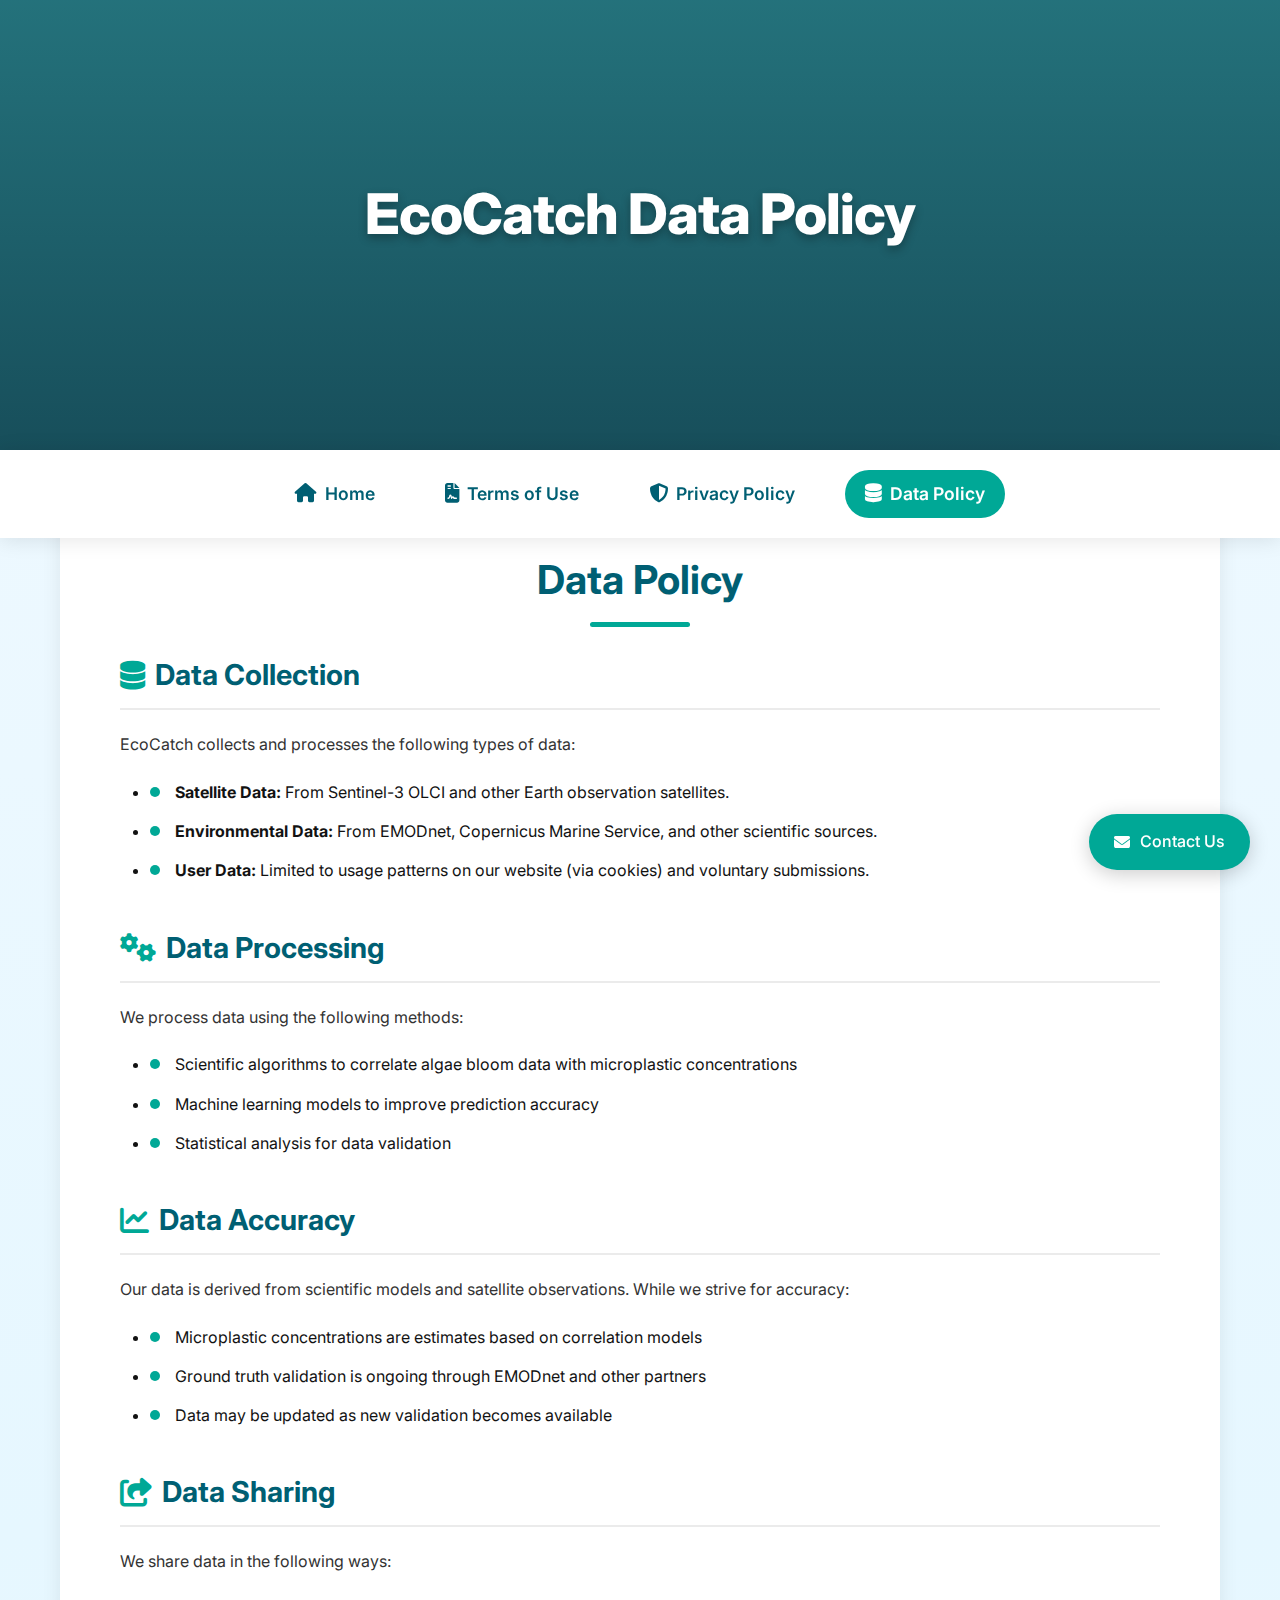
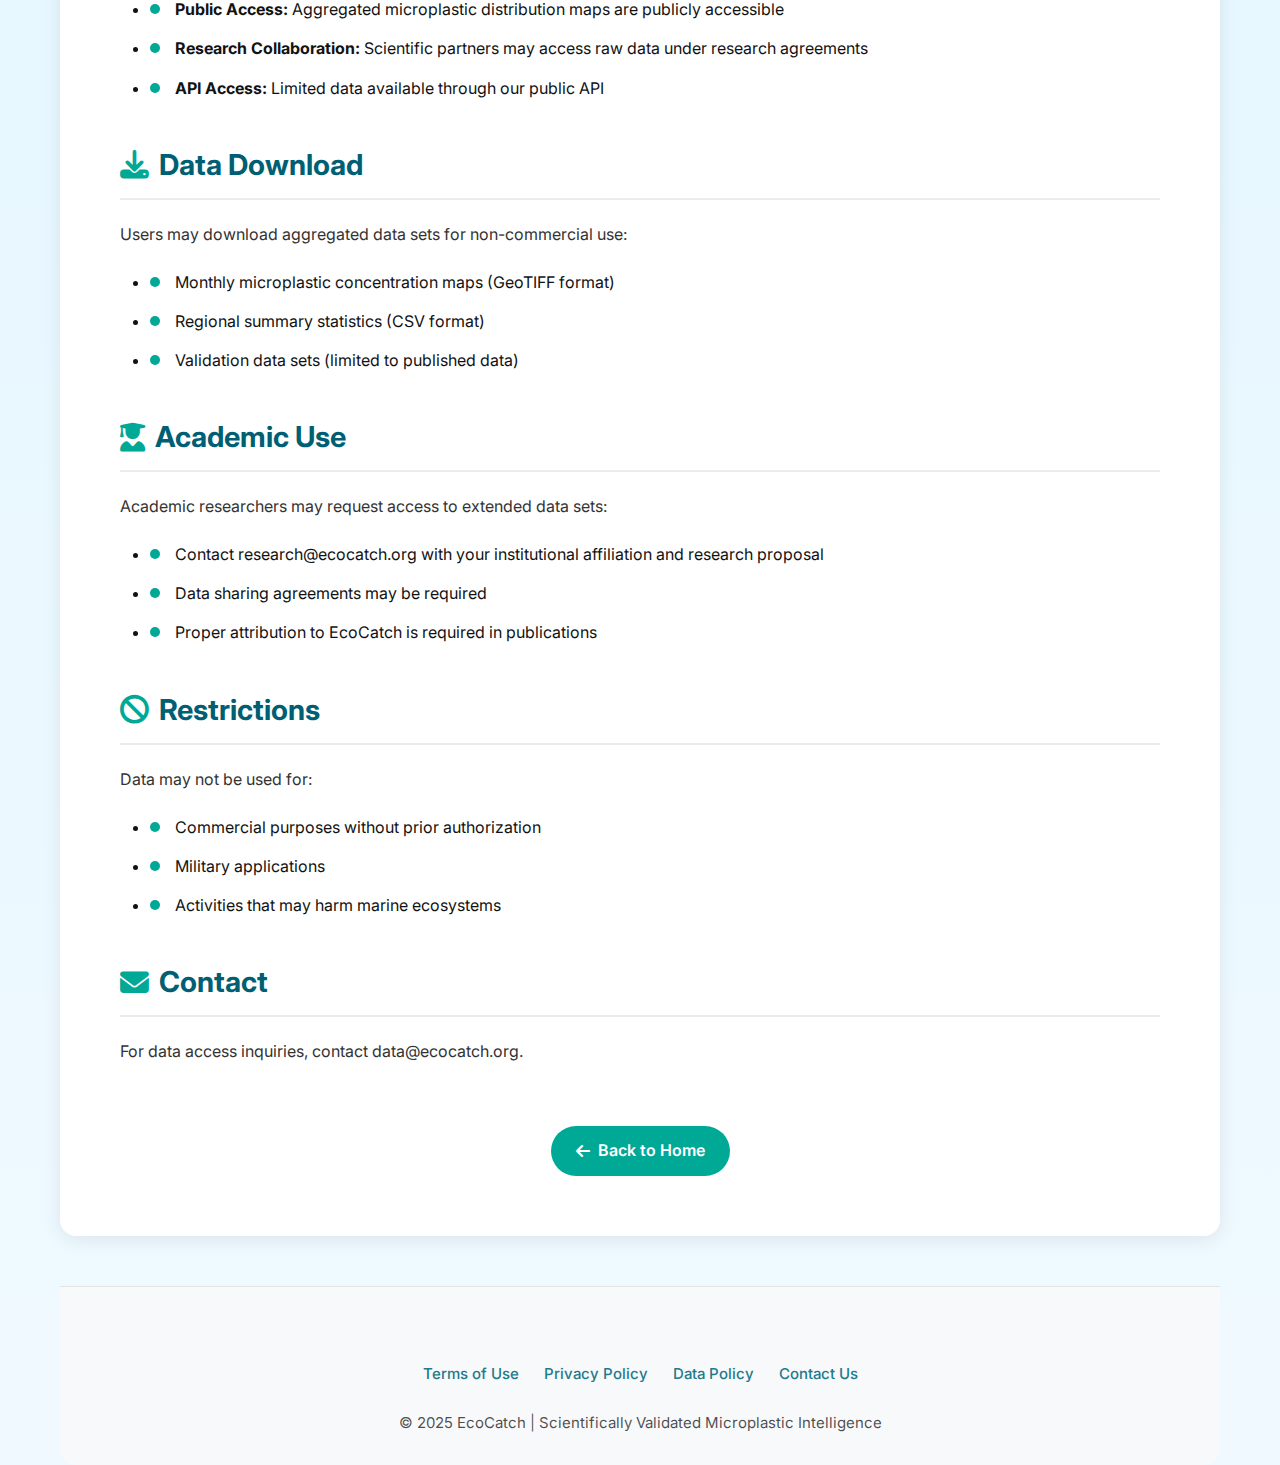
<file: data-policy.html>
<!DOCTYPE html>
<html lang="en">
<head>
    <meta charset="UTF-8">
    <meta name="viewport" content="width=device-width, initial-scale=1.0">
    <title>EcoCatch | Data Policy</title>
    <link href="https://fonts.googleapis.com/css2?family=Inter:wght@300;400;500;600;700&display=swap" rel="stylesheet">
    <link rel="stylesheet" href="https://cdnjs.cloudflare.com/ajax/libs/font-awesome/6.4.0/css/all.min.css">
    <style>
        :root {
            --ocean-blue: #1F7A8C;
            --ocean-teal: #00A896;
            --ocean-deep: #005F73;
            --stem-white: #FFFFFF;
            --stem-light-gray: #f8f9fa;
            --stem-border: rgba(0, 0, 0, 0.08);
            --stem-shadow: 0 4px 20px rgba(0, 0, 0, 0.08);
        }

        * {
            margin: 0;
            padding: 0;
            box-sizing: border-box;
        }

        body {
            font-family: 'Inter', sans-serif;
            background: linear-gradient(to bottom, #f0f9ff, #e6f7ff, #f0f9ff);
            color: #121212;
            line-height: 1.6;
            overflow-x: hidden;
        }

        .container {
            max-width: 1200px;
            margin: 0 auto;
            padding: 0 20px;
        }

        .contact-button {
            position: fixed;
            bottom: 30px;
            right: 30px;
            background: var(--ocean-teal);
            color: white;
            padding: 15px 25px;
            border-radius: 30px;
            text-decoration: none;
            display: flex;
            align-items: center;
            gap: 10px;
            box-shadow: 0 4px 20px rgba(0, 0, 0, 0.2);
            z-index: 998;
            transition: all 0.3s;
            font-weight: 500;
        }

        .contact-button:hover {
            background: var(--ocean-blue);
            transform: translateY(-3px);
        }

        .hero {
            background: linear-gradient(rgba(0, 90, 100, 0.85), rgba(0, 60, 73, 0.9)), 
                        url('https://images.unsplash.com/photo-1503756234508-e32369269deb?ixlib=rb-4.0.3&ixid=M3wxMjA3fDB8MHxwaG90by1wYWdlfHx8fGVufDB8fHx8fA%3D%3D&auto=format&fit=crop&w=2000&q=80');
            background-size: cover;
            background-position: center;
            height: 50vh;
            display: flex;
            flex-direction: column;
            justify-content: center;
            align-items: center;
            text-align: center;
            color: white;
            position: relative;
            padding: 0 20px;
        }

        .hero h1 {
            font-size: 3.5rem;
            font-weight: 800;
            margin-bottom: 20px;
            text-shadow: 0 4px 10px rgba(0, 0, 0, 0.3);
            letter-spacing: -1px;
        }

        .nav-container {
            position: sticky;
            top: 0;
            z-index: 1000;
            background: rgba(255, 255, 255, 0.97);
            box-shadow: 0 2px 20px rgba(0, 0, 0, 0.1);
            backdrop-filter: blur(10px);
        }

        .nav-menu {
            display: flex;
            justify-content: center;
            padding: 20px 0;
            max-width: 1200px;
            margin: 0 auto;
            flex-wrap: wrap;
        }

        .nav-item {
            margin: 0 15px;
            position: relative;
        }

        .nav-link {
            color: var(--ocean-deep);
            text-decoration: none;
            font-size: 1.1rem;
            font-weight: 600;
            padding: 10px 20px;
            border-radius: 30px;
            transition: all 0.3s ease;
            display: flex;
            align-items: center;
        }

        .nav-link i {
            margin-right: 8px;
            font-size: 1.2rem;
        }

        .nav-link:hover {
            background: rgba(31, 122, 140, 0.1);
            color: var(--ocean-teal);
            transform: translateY(-2px);
        }

        .nav-link.active {
            background: var(--ocean-teal);
            color: white;
        }

        .policy-content {
            background: var(--stem-white);
            border-radius: 16px;
            padding: 60px;
            margin: -50px auto 50px;
            box-shadow: var(--stem-shadow);
            position: relative;
            z-index: 2;
        }

        .policy-title {
            text-align: center;
            font-size: 2.5rem;
            margin-bottom: 40px;
            color: var(--ocean-deep);
            position: relative;
        }

        .policy-title:after {
            content: '';
            position: absolute;
            bottom: -15px;
            left: 50%;
            transform: translateX(-50%);
            width: 100px;
            height: 5px;
            background: var(--ocean-teal);
            border-radius: 3px;
        }

        .policy-section {
            margin-bottom: 40px;
        }

        .policy-section h2 {
            font-size: 1.8rem;
            color: var(--ocean-deep);
            margin-bottom: 20px;
            padding-bottom: 10px;
            border-bottom: 2px solid var(--stem-border);
            display: flex;
            align-items: center;
            gap: 10px;
        }

        .policy-section h2 i {
            color: var(--ocean-teal);
        }

        .policy-section p {
            margin-bottom: 15px;
            line-height: 1.8;
            color: #333;
        }

        .policy-section ul {
            margin: 20px 0;
            padding-left: 30px;
        }

        .policy-section ul li {
            margin-bottom: 12px;
            position: relative;
            padding-left: 25px;
            line-height: 1.7;
        }

        .policy-section ul li:before {
            content: '';
            position: absolute;
            left: 0;
            top: 8px;
            width: 10px;
            height: 10px;
            background: var(--ocean-teal);
            border-radius: 50%;
        }

        .footer {
            text-align: center;
            padding: 50px 30px 30px;
            color: rgba(0, 0, 0, 0.7);
            font-size: 15px;
            border-top: 1px solid var(--stem-border);
            background: var(--stem-light-gray);
            border-radius: 0 0 16px 16px;
        }

        .footer-links {
            display: flex;
            justify-content: center;
            gap: 25px;
            margin: 25px 0;
            flex-wrap: wrap;
        }

        .footer-links a {
            color: var(--ocean-blue);
            text-decoration: none;
            transition: color 0.3s;
            font-weight: 500;
        }

        .footer-links a:hover {
            color: var(--ocean-teal);
        }

        .back-to-home {
            display: inline-flex;
            align-items: center;
            gap: 8px;
            background: var(--ocean-teal);
            color: white;
            padding: 12px 25px;
            border-radius: 30px;
            text-decoration: none;
            font-weight: 600;
            transition: all 0.3s;
            margin-top: 20px;
        }

        .back-to-home:hover {
            background: var(--ocean-blue);
            transform: translateY(-3px);
        }

        @media (max-width: 992px) {
            .hero h1 {
                font-size: 2.8rem;
            }
            
            .policy-content {
                padding: 40px;
            }
        }

        @media (max-width: 768px) {
            .hero {
                height: 40vh;
            }
            
            .hero h1 {
                font-size: 2.3rem;
            }
            
            .policy-title {
                font-size: 2rem;
            }
            
            .nav-link {
                padding: 8px 15px;
                font-size: 1rem;
            }
            
            .policy-content {
                padding: 30px 20px;
                margin: -30px auto 30px;
            }
        }

        @media (max-width: 480px) {
            .hero h1 {
                font-size: 2rem;
            }
            
            .policy-title {
                font-size: 1.8rem;
            }
            
            .policy-section h2 {
                font-size: 1.5rem;
            }
            
            .nav-item {
                margin: 5px;
            }
        }
    </style>
</head>
<body>
    <a href="#contact" class="contact-button">
        <i class="fas fa-envelope"></i>
        <span>Contact Us</span>
    </a>
    
    <section class="hero">
        <h1>EcoCatch Data Policy</h1>
    </section>

    <div class="nav-container">
        <nav class="nav-menu">
            <div class="nav-item">
                <a href="index.html" class="nav-link">
                    <i class="fas fa-home"></i> Home
                </a>
            </div>
            <div class="nav-item">
                <a href="terms.html" class="nav-link">
                    <i class="fas fa-file-contract"></i> Terms of Use
                </a>
            </div>
            <div class="nav-item">
                <a href="privacy.html" class="nav-link">
                    <i class="fas fa-shield-alt"></i> Privacy Policy
                </a>
            </div>
            <div class="nav-item">
                <a href="data-policy.html" class="nav-link active">
                    <i class="fas fa-database"></i> Data Policy
                </a>
            </div>
        </nav>
    </div>

    <div class="container">
        <div class="policy-content">
            <h1 class="policy-title">Data Policy</h1>
            
            <div class="policy-section">
                <h2><i class="fas fa-database"></i> Data Collection</h2>
                <p>EcoCatch collects and processes the following types of data:</p>
                <ul>
                    <li><strong>Satellite Data:</strong> From Sentinel-3 OLCI and other Earth observation satellites.</li>
                    <li><strong>Environmental Data:</strong> From EMODnet, Copernicus Marine Service, and other scientific sources.</li>
                    <li><strong>User Data:</strong> Limited to usage patterns on our website (via cookies) and voluntary submissions.</li>
                </ul>
            </div>
            
            <div class="policy-section">
                <h2><i class="fas fa-cogs"></i> Data Processing</h2>
                <p>We process data using the following methods:</p>
                <ul>
                    <li>Scientific algorithms to correlate algae bloom data with microplastic concentrations</li>
                    <li>Machine learning models to improve prediction accuracy</li>
                    <li>Statistical analysis for data validation</li>
                </ul>
            </div>
            
            <div class="policy-section">
                <h2><i class="fas fa-chart-line"></i> Data Accuracy</h2>
                <p>Our data is derived from scientific models and satellite observations. While we strive for accuracy:</p>
                <ul>
                    <li>Microplastic concentrations are estimates based on correlation models</li>
                    <li>Ground truth validation is ongoing through EMODnet and other partners</li>
                    <li>Data may be updated as new validation becomes available</li>
                </ul>
            </div>
            
            <div class="policy-section">
                <h2><i class="fas fa-share-square"></i> Data Sharing</h2>
                <p>We share data in the following ways:</p>
                <ul>
                    <li><strong>Public Access:</strong> Aggregated microplastic distribution maps are publicly accessible</li>
                    <li><strong>Research Collaboration:</strong> Scientific partners may access raw data under research agreements</li>
                    <li><strong>API Access:</strong> Limited data available through our public API</li>
                </ul>
            </div>
            
            <div class="policy-section">
                <h2><i class="fas fa-download"></i> Data Download</h2>
                <p>Users may download aggregated data sets for non-commercial use:</p>
                <ul>
                    <li>Monthly microplastic concentration maps (GeoTIFF format)</li>
                    <li>Regional summary statistics (CSV format)</li>
                    <li>Validation data sets (limited to published data)</li>
                </ul>
            </div>
            
            <div class="policy-section">
                <h2><i class="fas fa-user-graduate"></i> Academic Use</h2>
                <p>Academic researchers may request access to extended data sets:</p>
                <ul>
                    <li>Contact research@ecocatch.org with your institutional affiliation and research proposal</li>
                    <li>Data sharing agreements may be required</li>
                    <li>Proper attribution to EcoCatch is required in publications</li>
                </ul>
            </div>
            
            <div class="policy-section">
                <h2><i class="fas fa-ban"></i> Restrictions</h2>
                <p>Data may not be used for:</p>
                <ul>
                    <li>Commercial purposes without prior authorization</li>
                    <li>Military applications</li>
                    <li>Activities that may harm marine ecosystems</li>
                </ul>
            </div>
            
            <div class="policy-section">
                <h2><i class="fas fa-envelope"></i> Contact</h2>
                <p>For data access inquiries, contact data@ecocatch.org.</p>
            </div>
            
            <div style="text-align: center; margin-top: 40px;">
                <a href="index.html" class="back-to-home">
                    <i class="fas fa-arrow-left"></i> Back to Home
                </a>
            </div>
        </div>
        
        <div class="footer">
            <div class="footer-links">
                <a href="terms.html">Terms of Use</a>
                <a href="privacy.html">Privacy Policy</a>
                <a href="data-policy.html">Data Policy</a>
                <a href="index.html#contact">Contact Us</a>
            </div>
            <p>© 2025 EcoCatch | Scientifically Validated Microplastic Intelligence</p>
        </div>
    </div>

    <script>
        document.addEventListener('DOMContentLoaded', function() {
            const navLinks = document.querySelectorAll('.nav-link');
            const currentPage = window.location.pathname.split('/').pop();
            
            navLinks.forEach(link => {
                const linkPage = link.getAttribute('href');
                if (linkPage === currentPage) {
                    link.classList.add('active');
                }
            });
            
            document.querySelectorAll('a[href^="#"]').forEach(anchor => {
                anchor.addEventListener('click', function(e) {
                    e.preventDefault();
                    
                    const targetId = this.getAttribute('href');
                    if (targetId === '#') return;
                    
                    const targetElement = document.querySelector(targetId);
                    if (targetElement) {
                        window.scrollTo({
                            top: targetElement.offsetTop - 100,
                            behavior: 'smooth'
                        });
                    }
                });
            });
        });
    </script>
</body>
</html>
</file>
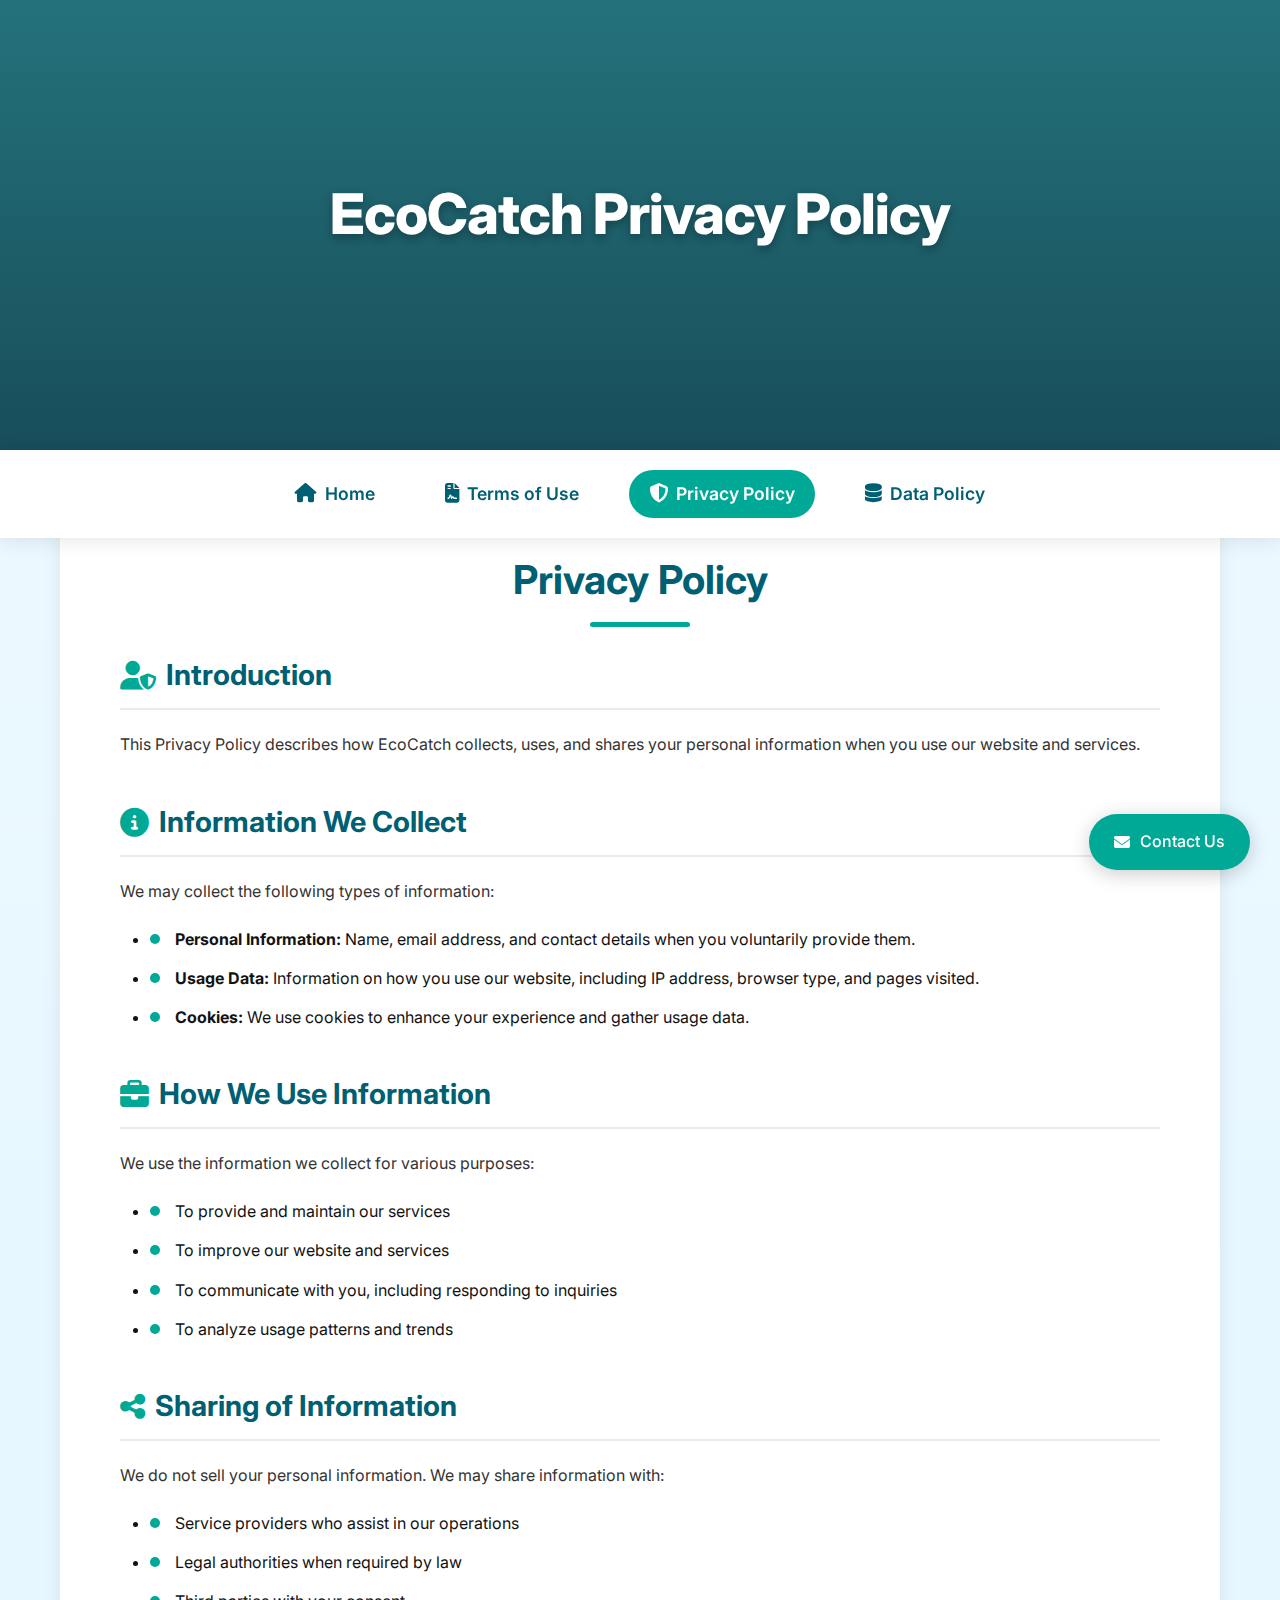
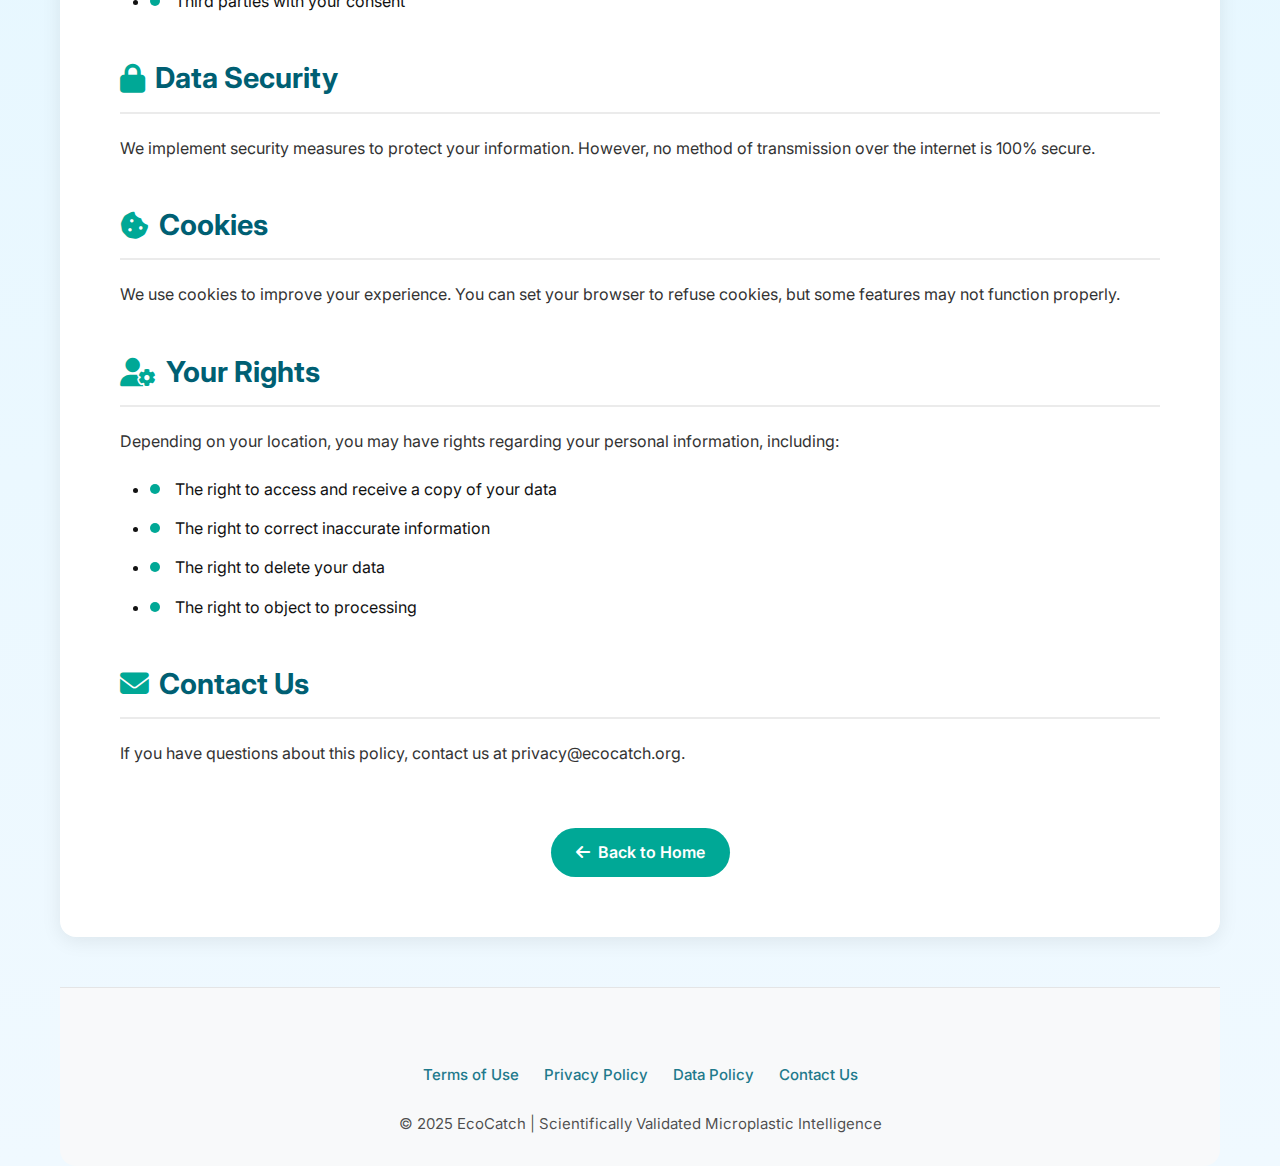
<file: privacy.html>
<!DOCTYPE html>
<html lang="en">
<head>
    <meta charset="UTF-8">
    <meta name="viewport" content="width=device-width, initial-scale=1.0">
    <title>EcoCatch | Privacy Policy</title>
    <link href="https://fonts.googleapis.com/css2?family=Inter:wght@300;400;500;600;700&display=swap" rel="stylesheet">
    <link rel="stylesheet" href="https://cdnjs.cloudflare.com/ajax/libs/font-awesome/6.4.0/css/all.min.css">
    <style>
        :root {
            --ocean-blue: #1F7A8C;
            --ocean-teal: #00A896;
            --ocean-deep: #005F73;
            --stem-white: #FFFFFF;
            --stem-light-gray: #f8f9fa;
            --stem-border: rgba(0, 0, 0, 0.08);
            --stem-shadow: 0 4px 20px rgba(0, 0, 0, 0.08);
        }

        * {
            margin: 0;
            padding: 0;
            box-sizing: border-box;
        }

        body {
            font-family: 'Inter', sans-serif;
            background: linear-gradient(to bottom, #f0f9ff, #e6f7ff, #f0f9ff);
            color: #121212;
            line-height: 1.6;
            overflow-x: hidden;
        }

        .container {
            max-width: 1200px;
            margin: 0 auto;
            padding: 0 20px;
        }

        .contact-button {
            position: fixed;
            bottom: 30px;
            right: 30px;
            background: var(--ocean-teal);
            color: white;
            padding: 15px 25px;
            border-radius: 30px;
            text-decoration: none;
            display: flex;
            align-items: center;
            gap: 10px;
            box-shadow: 0 4px 20px rgba(0, 0, 0, 0.2);
            z-index: 998;
            transition: all 0.3s;
            font-weight: 500;
        }

        .contact-button:hover {
            background: var(--ocean-blue);
            transform: translateY(-3px);
        }

        .hero {
            background: linear-gradient(rgba(0, 90, 100, 0.85), rgba(0, 60, 73, 0.9)), 
                        url('https://images.unsplash.com/photo-1503756234508-e32369269deb?ixlib=rb-4.0.3&ixid=M3wxMjA3fDB8MHxwaG90by1wYWdlfHx8fGVufDB8fHx8fA%3D%3D&auto=format&fit=crop&w=2000&q=80');
            background-size: cover;
            background-position: center;
            height: 50vh;
            display: flex;
            flex-direction: column;
            justify-content: center;
            align-items: center;
            text-align: center;
            color: white;
            position: relative;
            padding: 0 20px;
        }

        .hero h1 {
            font-size: 3.5rem;
            font-weight: 800;
            margin-bottom: 20px;
            text-shadow: 0 4px 10px rgba(0, 0, 0, 0.3);
            letter-spacing: -1px;
        }

        .nav-container {
            position: sticky;
            top: 0;
            z-index: 1000;
            background: rgba(255, 255, 255, 0.97);
            box-shadow: 0 2px 20px rgba(0, 0, 0, 0.1);
            backdrop-filter: blur(10px);
        }

        .nav-menu {
            display: flex;
            justify-content: center;
            padding: 20px 0;
            max-width: 1200px;
            margin: 0 auto;
            flex-wrap: wrap;
        }

        .nav-item {
            margin: 0 15px;
            position: relative;
        }

        .nav-link {
            color: var(--ocean-deep);
            text-decoration: none;
            font-size: 1.1rem;
            font-weight: 600;
            padding: 10px 20px;
            border-radius: 30px;
            transition: all 0.3s ease;
            display: flex;
            align-items: center;
        }

        .nav-link i {
            margin-right: 8px;
            font-size: 1.2rem;
        }

        .nav-link:hover {
            background: rgba(31, 122, 140, 0.1);
            color: var(--ocean-teal);
            transform: translateY(-2px);
        }

        .nav-link.active {
            background: var(--ocean-teal);
            color: white;
        }

        .policy-content {
            background: var(--stem-white);
            border-radius: 16px;
            padding: 60px;
            margin: -50px auto 50px;
            box-shadow: var(--stem-shadow);
            position: relative;
            z-index: 2;
        }

        .policy-title {
            text-align: center;
            font-size: 2.5rem;
            margin-bottom: 40px;
            color: var(--ocean-deep);
            position: relative;
        }

        .policy-title:after {
            content: '';
            position: absolute;
            bottom: -15px;
            left: 50%;
            transform: translateX(-50%);
            width: 100px;
            height: 5px;
            background: var(--ocean-teal);
            border-radius: 3px;
        }

        .policy-section {
            margin-bottom: 40px;
        }

        .policy-section h2 {
            font-size: 1.8rem;
            color: var(--ocean-deep);
            margin-bottom: 20px;
            padding-bottom: 10px;
            border-bottom: 2px solid var(--stem-border);
            display: flex;
            align-items: center;
            gap: 10px;
        }

        .policy-section h2 i {
            color: var(--ocean-teal);
        }

        .policy-section p {
            margin-bottom: 15px;
            line-height: 1.8;
            color: #333;
        }

        .policy-section ul {
            margin: 20px 0;
            padding-left: 30px;
        }

        .policy-section ul li {
            margin-bottom: 12px;
            position: relative;
            padding-left: 25px;
            line-height: 1.7;
        }

        .policy-section ul li:before {
            content: '';
            position: absolute;
            left: 0;
            top: 8px;
            width: 10px;
            height: 10px;
            background: var(--ocean-teal);
            border-radius: 50%;
        }

        .footer {
            text-align: center;
            padding: 50px 30px 30px;
            color: rgba(0, 0, 0, 0.7);
            font-size: 15px;
            border-top: 1px solid var(--stem-border);
            background: var(--stem-light-gray);
            border-radius: 0 0 16px 16px;
        }

        .footer-links {
            display: flex;
            justify-content: center;
            gap: 25px;
            margin: 25px 0;
            flex-wrap: wrap;
        }

        .footer-links a {
            color: var(--ocean-blue);
            text-decoration: none;
            transition: color 0.3s;
            font-weight: 500;
        }

        .footer-links a:hover {
            color: var(--ocean-teal);
        }

        .back-to-home {
            display: inline-flex;
            align-items: center;
            gap: 8px;
            background: var(--ocean-teal);
            color: white;
            padding: 12px 25px;
            border-radius: 30px;
            text-decoration: none;
            font-weight: 600;
            transition: all 0.3s;
            margin-top: 20px;
        }

        .back-to-home:hover {
            background: var(--ocean-blue);
            transform: translateY(-3px);
        }

        @media (max-width: 992px) {
            .hero h1 {
                font-size: 2.8rem;
            }
            
            .policy-content {
                padding: 40px;
            }
        }

        @media (max-width: 768px) {
            .hero {
                height: 40vh;
            }
            
            .hero h1 {
                font-size: 2.3rem;
            }
            
            .policy-title {
                font-size: 2rem;
            }
            
            .nav-link {
                padding: 8px 15px;
                font-size: 1rem;
            }
            
            .policy-content {
                padding: 30px 20px;
                margin: -30px auto 30px;
            }
        }

        @media (max-width: 480px) {
            .hero h1 {
                font-size: 2rem;
            }
            
            .policy-title {
                font-size: 1.8rem;
            }
            
            .policy-section h2 {
                font-size: 1.5rem;
            }
            
            .nav-item {
                margin: 5px;
            }
        }
    </style>
</head>
<body>
    <a href="#contact" class="contact-button">
        <i class="fas fa-envelope"></i>
        <span>Contact Us</span>
    </a>
    
    <section class="hero">
        <h1>EcoCatch Privacy Policy</h1>
    </section>

    <div class="nav-container">
        <nav class="nav-menu">
            <div class="nav-item">
                <a href="index.html" class="nav-link">
                    <i class="fas fa-home"></i> Home
                </a>
            </div>
            <div class="nav-item">
                <a href="terms.html" class="nav-link">
                    <i class="fas fa-file-contract"></i> Terms of Use
                </a>
            </div>
            <div class="nav-item">
                <a href="privacy.html" class="nav-link active">
                    <i class="fas fa-shield-alt"></i> Privacy Policy
                </a>
            </div>
            <div class="nav-item">
                <a href="data-policy.html" class="nav-link">
                    <i class="fas fa-database"></i> Data Policy
                </a>
            </div>
        </nav>
    </div>

    <div class="container">
        <div class="policy-content">
            <h1 class="policy-title">Privacy Policy</h1>
            
            <div class="policy-section">
                <h2><i class="fas fa-user-shield"></i> Introduction</h2>
                <p>This Privacy Policy describes how EcoCatch collects, uses, and shares your personal information when you use our website and services.</p>
            </div>
            
            <div class="policy-section">
                <h2><i class="fas fa-info-circle"></i> Information We Collect</h2>
                <p>We may collect the following types of information:</p>
                <ul>
                    <li><strong>Personal Information:</strong> Name, email address, and contact details when you voluntarily provide them.</li>
                    <li><strong>Usage Data:</strong> Information on how you use our website, including IP address, browser type, and pages visited.</li>
                    <li><strong>Cookies:</strong> We use cookies to enhance your experience and gather usage data.</li>
                </ul>
            </div>
            
            <div class="policy-section">
                <h2><i class="fas fa-briefcase"></i> How We Use Information</h2>
                <p>We use the information we collect for various purposes:</p>
                <ul>
                    <li>To provide and maintain our services</li>
                    <li>To improve our website and services</li>
                    <li>To communicate with you, including responding to inquiries</li>
                    <li>To analyze usage patterns and trends</li>
                </ul>
            </div>
            
            <div class="policy-section">
                <h2><i class="fas fa-share-alt"></i> Sharing of Information</h2>
                <p>We do not sell your personal information. We may share information with:</p>
                <ul>
                    <li>Service providers who assist in our operations</li>
                    <li>Legal authorities when required by law</li>
                    <li>Third parties with your consent</li>
                </ul>
            </div>
            
            <div class="policy-section">
                <h2><i class="fas fa-lock"></i> Data Security</h2>
                <p>We implement security measures to protect your information. However, no method of transmission over the internet is 100% secure.</p>
            </div>
            
            <div class="policy-section">
                <h2><i class="fas fa-cookie-bite"></i> Cookies</h2>
                <p>We use cookies to improve your experience. You can set your browser to refuse cookies, but some features may not function properly.</p>
            </div>
            
            <div class="policy-section">
                <h2><i class="fas fa-user-cog"></i> Your Rights</h2>
                <p>Depending on your location, you may have rights regarding your personal information, including:</p>
                <ul>
                    <li>The right to access and receive a copy of your data</li>
                    <li>The right to correct inaccurate information</li>
                    <li>The right to delete your data</li>
                    <li>The right to object to processing</li>
                </ul>
            </div>
            
            <div class="policy-section">
                <h2><i class="fas fa-envelope"></i> Contact Us</h2>
                <p>If you have questions about this policy, contact us at privacy@ecocatch.org.</p>
            </div>
            
            <div style="text-align: center; margin-top: 40px;">
                <a href="index.html" class="back-to-home">
                    <i class="fas fa-arrow-left"></i> Back to Home
                </a>
            </div>
        </div>
        
        <div class="footer">
            <div class="footer-links">
                <a href="terms.html">Terms of Use</a>
                <a href="privacy.html">Privacy Policy</a>
                <a href="data-policy.html">Data Policy</a>
                <a href="index.html#contact">Contact Us</a>
            </div>
            <p>© 2025 EcoCatch | Scientifically Validated Microplastic Intelligence</p>
        </div>
    </div>

    <script>
        document.addEventListener('DOMContentLoaded', function() {
            const navLinks = document.querySelectorAll('.nav-link');
            const currentPage = window.location.pathname.split('/').pop();
            
            navLinks.forEach(link => {
                const linkPage = link.getAttribute('href');
                if (linkPage === currentPage) {
                    link.classList.add('active');
                }
            });
            
            document.querySelectorAll('a[href^="#"]').forEach(anchor => {
                anchor.addEventListener('click', function(e) {
                    e.preventDefault();
                    
                    const targetId = this.getAttribute('href');
                    if (targetId === '#') return;
                    
                    const targetElement = document.querySelector(targetId);
                    if (targetElement) {
                        window.scrollTo({
                            top: targetElement.offsetTop - 100,
                            behavior: 'smooth'
                        });
                    }
                });
            });
        });
    </script>
</body>
</html>
</file>
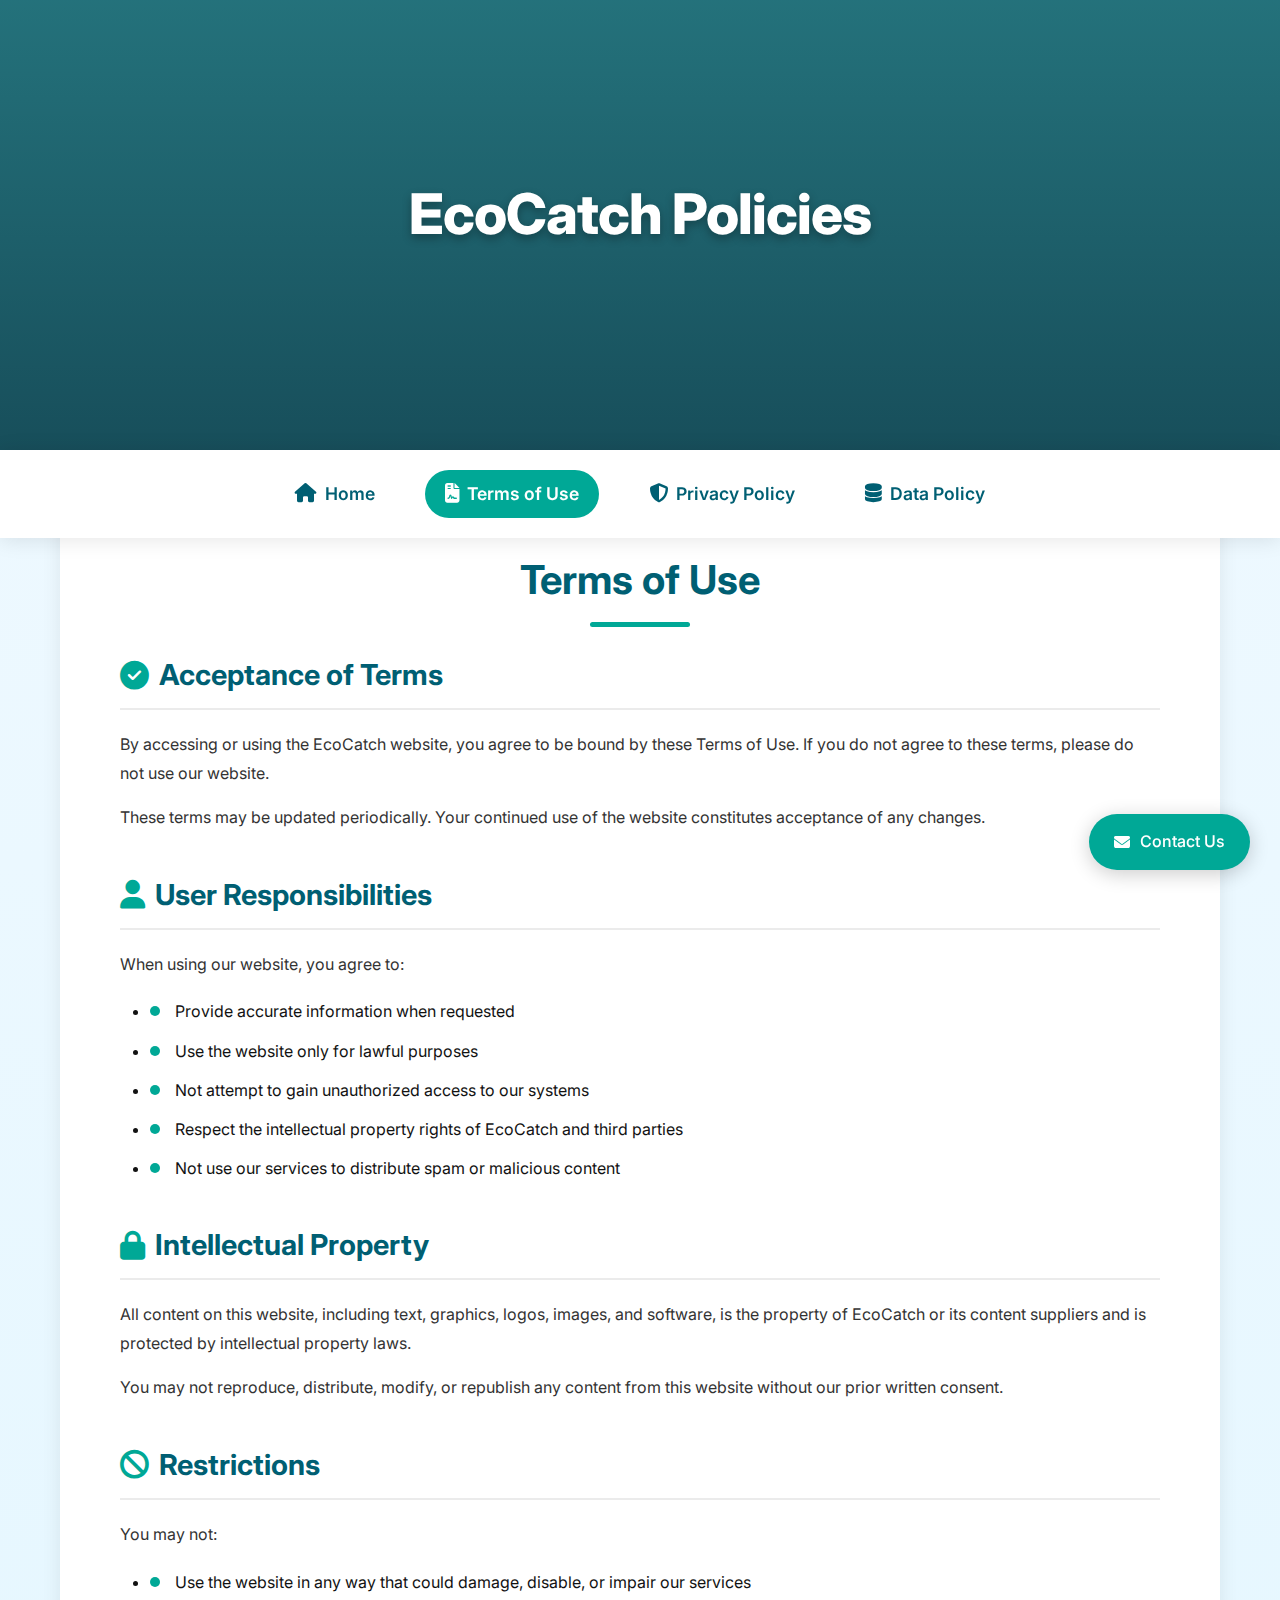
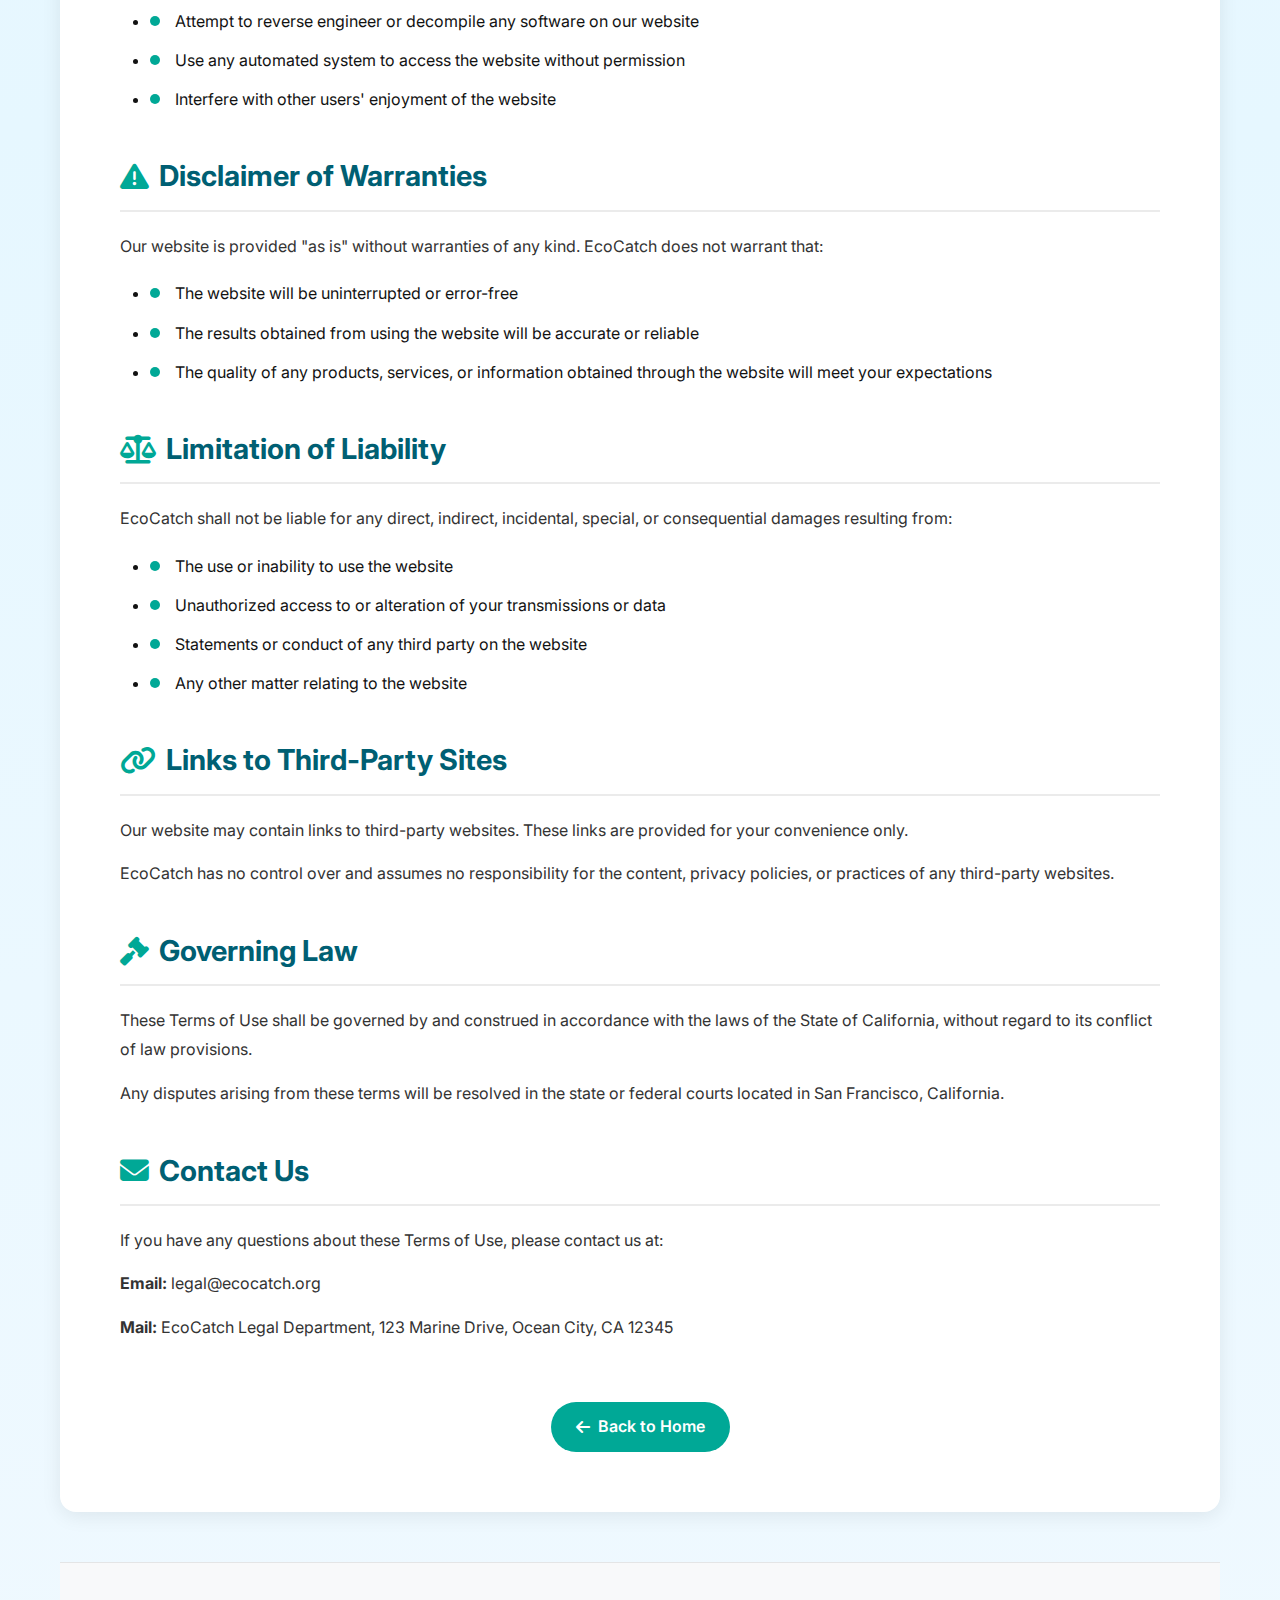
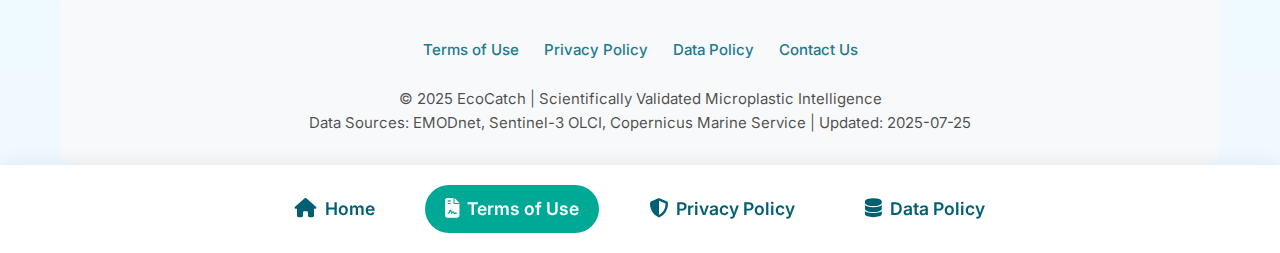
<file: terms.html>
<!DOCTYPE html>
<html lang="en">
<head>
    <meta charset="UTF-8">
    <meta name="viewport" content="width=device-width, initial-scale=1.0">
    <title>EcoCatch | Policies</title>
    <link href="https://fonts.googleapis.com/css2?family=Inter:wght@300;400;500;600;700&display=swap" rel="stylesheet">
    <link rel="stylesheet" href="https://cdnjs.cloudflare.com/ajax/libs/font-awesome/6.4.0/css/all.min.css">
    <style>
        :root {
            --ocean-blue: #1F7A8C;
            --ocean-teal: #00A896;
            --ocean-deep: #005F73;
            --stem-white: #FFFFFF;
            --stem-light-gray: #f8f9fa;
            --stem-border: rgba(0, 0, 0, 0.08);
            --stem-shadow: 0 4px 20px rgba(0, 0, 0, 0.08);
        }

        * {
            margin: 0;
            padding: 0;
            box-sizing: border-box;
        }

        body {
            font-family: 'Inter', sans-serif;
            background: linear-gradient(to bottom, #f0f9ff, #e6f7ff, #f0f9ff);
            color: #121212;
            line-height: 1.6;
            overflow-x: hidden;
        }

        .container {
            max-width: 1200px;
            margin: 0 auto;
            padding: 0 20px;
        }

        /* Floating Contact Button */
        .contact-button {
            position: fixed;
            bottom: 30px;
            right: 30px;
            background: var(--ocean-teal);
            color: white;
            padding: 15px 25px;
            border-radius: 30px;
            text-decoration: none;
            display: flex;
            align-items: center;
            gap: 10px;
            box-shadow: 0 4px 20px rgba(0, 0, 0, 0.2);
            z-index: 998;
            transition: all 0.3s;
            font-weight: 500;
        }

        .contact-button:hover {
            background: var(--ocean-blue);
            transform: translateY(-3px);
        }

        /* Hero Section */
        .hero {
            background: linear-gradient(rgba(0, 90, 100, 0.85), rgba(0, 60, 73, 0.9)), 
                        url('https://images.unsplash.com/photo-1503756234508-e32369269deb?ixlib=rb-4.0.3&ixid=M3wxMjA3fDB8MHxwaG90by1wYWdlfHx8fGVufDB8fHx8fA%3D%3D&auto=format&fit=crop&w=2000&q=80');
            background-size: cover;
            background-position: center;
            height: 50vh;
            display: flex;
            flex-direction: column;
            justify-content: center;
            align-items: center;
            text-align: center;
            color: white;
            position: relative;
            padding: 0 20px;
        }

        .hero h1 {
            font-size: 3.5rem;
            font-weight: 800;
            margin-bottom: 20px;
            text-shadow: 0 4px 10px rgba(0, 0, 0, 0.3);
            letter-spacing: -1px;
        }

        /* Navigation */
        .nav-container {
            position: sticky;
            top: 0;
            z-index: 1000;
            background: rgba(255, 255, 255, 0.97);
            box-shadow: 0 2px 20px rgba(0, 0, 0, 0.1);
            backdrop-filter: blur(10px);
        }

        .nav-menu {
            display: flex;
            justify-content: center;
            padding: 20px 0;
            max-width: 1200px;
            margin: 0 auto;
            flex-wrap: wrap;
        }

        .nav-item {
            margin: 0 15px;
            position: relative;
        }

        .nav-link {
            color: var(--ocean-deep);
            text-decoration: none;
            font-size: 1.1rem;
            font-weight: 600;
            padding: 10px 20px;
            border-radius: 30px;
            transition: all 0.3s ease;
            display: flex;
            align-items: center;
        }

        .nav-link i {
            margin-right: 8px;
            font-size: 1.2rem;
        }

        .nav-link:hover {
            background: rgba(31, 122, 140, 0.1);
            color: var(--ocean-teal);
            transform: translateY(-2px);
        }

        .nav-link.active {
            background: var(--ocean-teal);
            color: white;
        }

        .policy-content {
            background: var(--stem-white);
            border-radius: 16px;
            padding: 60px;
            margin: -50px auto 50px;
            box-shadow: var(--stem-shadow);
            position: relative;
            z-index: 2;
        }

        .policy-title {
            text-align: center;
            font-size: 2.5rem;
            margin-bottom: 40px;
            color: var(--ocean-deep);
            position: relative;
        }

        .policy-title:after {
            content: '';
            position: absolute;
            bottom: -15px;
            left: 50%;
            transform: translateX(-50%);
            width: 100px;
            height: 5px;
            background: var(--ocean-teal);
            border-radius: 3px;
        }

        .policy-section {
            margin-bottom: 40px;
        }

        .policy-section h2 {
            font-size: 1.8rem;
            color: var(--ocean-deep);
            margin-bottom: 20px;
            padding-bottom: 10px;
            border-bottom: 2px solid var(--stem-border);
            display: flex;
            align-items: center;
            gap: 10px;
        }

        .policy-section h2 i {
            color: var(--ocean-teal);
        }

        .policy-section p {
            margin-bottom: 15px;
            line-height: 1.8;
            color: #333;
        }

        .policy-section ul {
            margin: 20px 0;
            padding-left: 30px;
        }

        .policy-section ul li {
            margin-bottom: 12px;
            position: relative;
            padding-left: 25px;
            line-height: 1.7;
        }

        .policy-section ul li:before {
            content: '';
            position: absolute;
            left: 0;
            top: 8px;
            width: 10px;
            height: 10px;
            background: var(--ocean-teal);
            border-radius: 50%;
        }

        .footer {
            text-align: center;
            padding: 50px 30px 30px;
            color: rgba(0, 0, 0, 0.7);
            font-size: 15px;
            border-top: 1px solid var(--stem-border);
            background: var(--stem-light-gray);
            border-radius: 0 0 16px 16px;
        }

        .footer-links {
            display: flex;
            justify-content: center;
            gap: 25px;
            margin: 25px 0;
            flex-wrap: wrap;
        }

        .footer-links a {
            color: var(--ocean-blue);
            text-decoration: none;
            transition: color 0.3s;
            font-weight: 500;
        }

        .footer-links a:hover {
            color: var(--ocean-teal);
        }

        .back-to-home {
            display: inline-flex;
            align-items: center;
            gap: 8px;
            background: var(--ocean-teal);
            color: white;
            padding: 12px 25px;
            border-radius: 30px;
            text-decoration: none;
            font-weight: 600;
            transition: all 0.3s;
            margin-top: 20px;
        }

        .back-to-home:hover {
            background: var(--ocean-blue);
            transform: translateY(-3px);
        }

        @media (max-width: 992px) {
            .hero h1 {
                font-size: 2.8rem;
            }
            
            .policy-content {
                padding: 40px;
            }
        }

        @media (max-width: 768px) {
            .hero {
                height: 40vh;
            }
            
            .hero h1 {
                font-size: 2.3rem;
            }
            
            .policy-title {
                font-size: 2rem;
            }
            
            .nav-link {
                padding: 8px 15px;
                font-size: 1rem;
            }
            
            .policy-content {
                padding: 30px 20px;
                margin: -30px auto 30px;
            }
        }

        @media (max-width: 480px) {
            .hero h1 {
                font-size: 2rem;
            }
            
            .policy-title {
                font-size: 1.8rem;
            }
            
            .policy-section h2 {
                font-size: 1.5rem;
            }
            
            .nav-item {
                margin: 5px;
            }
        }
    </style>
</head>
<body>
    <!-- Floating Contact Button -->
    <a href="#contact" class="contact-button">
        <i class="fas fa-envelope"></i>
        <span>Contact Us</span>
    </a>
    
    <!-- Hero Section -->
    <section class="hero">
        <h1>EcoCatch Policies</h1>
    </section>

    <!-- Navigation Menu -->
    <div class="nav-container">
        <nav class="nav-menu">
            <div class="nav-item">
                <a href="index.html" class="nav-link">
                    <i class="fas fa-home"></i> Home
                </a>
            </div>
            <div class="nav-item">
                <a href="terms.html" class="nav-link active">
                    <i class="fas fa-file-contract"></i> Terms of Use
                </a>
            </div>
            <div class="nav-item">
                <a href="privacy.html" class="nav-link">
                    <i class="fas fa-shield-alt"></i> Privacy Policy
                </a>
            </div>
            <div class="nav-item">
                <a href="data-policy.html" class="nav-link">
                    <i class="fas fa-database"></i> Data Policy
                </a>
            </div>
        </nav>
    </div>

    <div class="container">
        <div class="policy-content">
            <h1 class="policy-title">Terms of Use</h1>
            
            <div class="policy-section">
                <h2><i class="fas fa-check-circle"></i> Acceptance of Terms</h2>
                <p>By accessing or using the EcoCatch website, you agree to be bound by these Terms of Use. If you do not agree to these terms, please do not use our website.</p>
                <p>These terms may be updated periodically. Your continued use of the website constitutes acceptance of any changes.</p>
            </div>
            
            <div class="policy-section">
                <h2><i class="fas fa-user"></i> User Responsibilities</h2>
                <p>When using our website, you agree to:</p>
                <ul>
                    <li>Provide accurate information when requested</li>
                    <li>Use the website only for lawful purposes</li>
                    <li>Not attempt to gain unauthorized access to our systems</li>
                    <li>Respect the intellectual property rights of EcoCatch and third parties</li>
                    <li>Not use our services to distribute spam or malicious content</li>
                </ul>
            </div>
            
            <div class="policy-section">
                <h2><i class="fas fa-lock"></i> Intellectual Property</h2>
                <p>All content on this website, including text, graphics, logos, images, and software, is the property of EcoCatch or its content suppliers and is protected by intellectual property laws.</p>
                <p>You may not reproduce, distribute, modify, or republish any content from this website without our prior written consent.</p>
            </div>
            
            <div class="policy-section">
                <h2><i class="fas fa-ban"></i> Restrictions</h2>
                <p>You may not:</p>
                <ul>
                    <li>Use the website in any way that could damage, disable, or impair our services</li>
                    <li>Attempt to reverse engineer or decompile any software on our website</li>
                    <li>Use any automated system to access the website without permission</li>
                    <li>Interfere with other users' enjoyment of the website</li>
                </ul>
            </div>
            
            <div class="policy-section">
                <h2><i class="fas fa-exclamation-triangle"></i> Disclaimer of Warranties</h2>
                <p>Our website is provided "as is" without warranties of any kind. EcoCatch does not warrant that:</p>
                <ul>
                    <li>The website will be uninterrupted or error-free</li>
                    <li>The results obtained from using the website will be accurate or reliable</li>
                    <li>The quality of any products, services, or information obtained through the website will meet your expectations</li>
                </ul>
            </div>
            
            <div class="policy-section">
                <h2><i class="fas fa-balance-scale"></i> Limitation of Liability</h2>
                <p>EcoCatch shall not be liable for any direct, indirect, incidental, special, or consequential damages resulting from:</p>
                <ul>
                    <li>The use or inability to use the website</li>
                    <li>Unauthorized access to or alteration of your transmissions or data</li>
                    <li>Statements or conduct of any third party on the website</li>
                    <li>Any other matter relating to the website</li>
                </ul>
            </div>
            
            <div class="policy-section">
                <h2><i class="fas fa-link"></i> Links to Third-Party Sites</h2>
                <p>Our website may contain links to third-party websites. These links are provided for your convenience only.</p>
                <p>EcoCatch has no control over and assumes no responsibility for the content, privacy policies, or practices of any third-party websites.</p>
            </div>
            
            <div class="policy-section">
                <h2><i class="fas fa-gavel"></i> Governing Law</h2>
                <p>These Terms of Use shall be governed by and construed in accordance with the laws of the State of California, without regard to its conflict of law provisions.</p>
                <p>Any disputes arising from these terms will be resolved in the state or federal courts located in San Francisco, California.</p>
            </div>
            
            <div class="policy-section">
                <h2><i class="fas fa-envelope"></i> Contact Us</h2>
                <p>If you have any questions about these Terms of Use, please contact us at:</p>
                <p><strong>Email:</strong> legal@ecocatch.org</p>
                <p><strong>Mail:</strong> EcoCatch Legal Department, 123 Marine Drive, Ocean City, CA 12345</p>
            </div>
            
            <div style="text-align: center; margin-top: 40px;">
                <a href="index.html" class="back-to-home">
                    <i class="fas fa-arrow-left"></i> Back to Home
                </a>
            </div>
        </div>
        
        <div class="footer">
            <div class="footer-links">
                <a href="terms.html">Terms of Use</a>
                <a href="privacy.html">Privacy Policy</a>
                <a href="data-policy.html">Data Policy</a>
                <a href="index.html#contact">Contact Us</a>
            </div>
            <p>© 2025 EcoCatch | Scientifically Validated Microplastic Intelligence</p>
            <p>Data Sources: EMODnet, Sentinel-3 OLCI, Copernicus Marine Service | Updated: 2025-07-25</p>
        </div>
    </div>

    <script>
        document.addEventListener('DOMContentLoaded', function() {
            // Navigation active state
            const navLinks = document.querySelectorAll('.nav-link');
            const currentPage = window.location.pathname.split('/').pop();
            
            navLinks.forEach(link => {
                const linkPage = link.getAttribute('href');
                if (linkPage === currentPage) {
                    link.classList.add('active');
                }
            });
            
            // Smooth scrolling for anchor links
            document.querySelectorAll('a[href^="#"]').forEach(anchor => {
                anchor.addEventListener('click', function(e) {
                    e.preventDefault();
                    
                    const targetId = this.getAttribute('href');
                    if (targetId === '#') return;
                    
                    const targetElement = document.querySelector(targetId);
                    if (targetElement) {
                        window.scrollTo({
                            top: targetElement.offsetTop - 100,
                            behavior: 'smooth'
                        });
                    }
                });
            });
        });
    </script>
</body>
</html>
<!-- Update the navigation menu in terms.html -->
<div class="nav-container">
    <nav class="nav-menu">
        <div class="nav-item">
            <a href="index.html" class="nav-link"> <!-- Updated link -->
                <i class="fas fa-home"></i> Home
            </a>
        </div>
        <div class="nav-item">
            <a href="terms.html" class="nav-link active">
                <i class="fas fa-file-contract"></i> Terms of Use
            </a>
        </div>
        <div class="nav-item">
            <a href="privacy.html" class="nav-link">
                <i class="fas fa-shield-alt"></i> Privacy Policy
            </a>
        </div>
        <div class="nav-item">
            <a href="data-policy.html" class="nav-link">
                <i class="fas fa-database"></i> Data Policy
            </a>
        </div>
    </nav>
</div>
</file>
